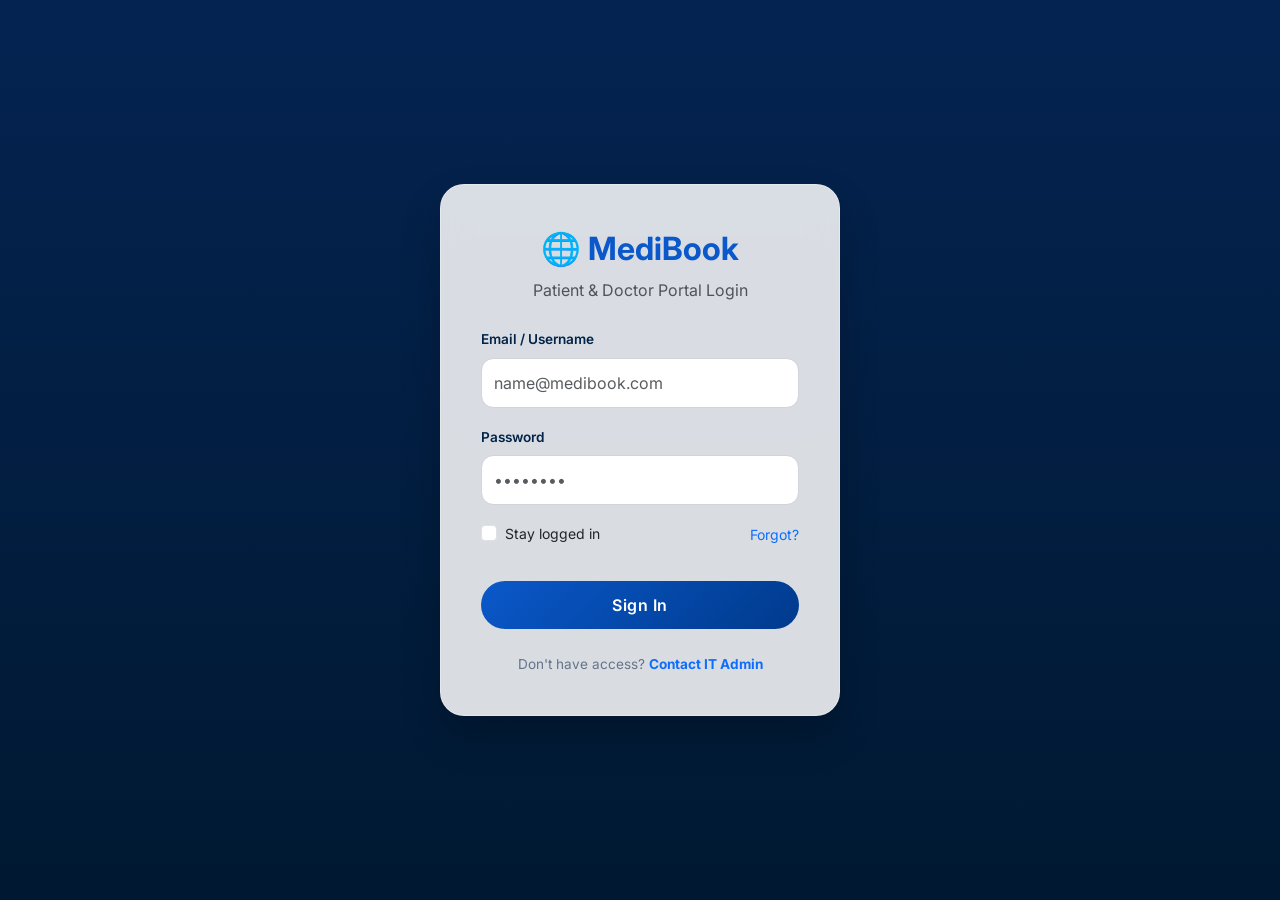
<file: login.html>
<!DOCTYPE html>
<html lang="en">
<head>
    <meta charset="UTF-8">
    <meta name="viewport" content="width=device-width, initial-scale=1.0">
    <title>Login | MediBook Hospital</title>
    <link href="https://cdn.jsdelivr.net/npm/bootstrap@5.3.0/dist/css/bootstrap.min.css" rel="stylesheet">
    <link href="https://fonts.googleapis.com/css2?family=Inter:wght@400;600;700&display=swap" rel="stylesheet">
    
    <style>
 
        :root {
            --primary-blue: #0a58ca;
            --dark-navy: #002347;
            --glass-white: rgba(255, 255, 255, 0.85);
        }

        body, html {
            height: 100%;
            margin: 0;
            font-family: 'Inter', sans-serif;
            overflow: hidden;
        }

     
        @keyframes kenBurns {
            0% { transform: scale(1); }
            50% { transform: scale(1.15); }
            100% { transform: scale(1); }
        }

        .bg-container {
            position: fixed;
            top: 0;
            left: 0;
            width: 100%;
            height: 100%;
            z-index: -1;
            background: #000;
        }

        .moving-bg {
            width: 100%;
            height: 100%;
          
            background-image: linear-gradient(rgba(10, 88, 202, 0.4), rgba(0, 35, 71, 0.7)), 
                              url('https://images.unsplash.com/photo-1519494026892-80bbd2d6fd0d?auto=format&fit=crop&w=1500&q=80');
            background-size: cover;
            background-position: center;
            animation: kenBurns 30s ease-in-out infinite;
        }

    
        .login-wrapper {
            height: 100vh;
            display: flex;
            align-items: center;
            justify-content: center;
        }


        .login-card {
            background: var(--glass-white);
            backdrop-filter: blur(15px);
            -webkit-backdrop-filter: blur(15px);
            border-radius: 24px;
            border: 1px solid rgba(255, 255, 255, 0.3);
            box-shadow: 0 20px 40px rgba(0, 0, 0, 0.2);
            width: 100%;
            max-width: 400px;
            padding: 40px;
            animation: fadeInDown 0.8s ease-out;
        }

        @keyframes fadeInDown {
            from { opacity: 0; transform: translateY(-20px); }
            to { opacity: 1; transform: translateY(0); }
        }

        .navbar-brand-logo {
            font-size: 2rem;
            font-weight: 700;
            color: var(--primary-blue);
            text-decoration: none;
            display: block;
            margin-bottom: 5px;
        }

        .form-label {
            font-weight: 600;
            font-size: 0.85rem;
            color: var(--dark-navy);
        }

        .form-control {
            border-radius: 12px;
            padding: 12px;
            border: 1px solid #d1d5db;
            transition: all 0.3s ease;
        }

        .form-control:focus {
            box-shadow: 0 0 0 4px rgba(10, 88, 202, 0.15);
            border-color: var(--primary-blue);
        }

      
        .btn-login {
            background: linear-gradient(135deg, var(--primary-blue), #003a8c);
            color: white;
            border: none;
            padding: 12px;
            border-radius: 50px;
            font-weight: 600;
            letter-spacing: 0.5px;
            transition: all 0.3s ease;
            margin-top: 10px;
        }

        .btn-login:hover {
            transform: translateY(-2px);
            box-shadow: 0 8px 20px rgba(10, 88, 202, 0.4);
            color: white;
        }

        .footer-text {
            font-size: 0.85rem;
            color: #64748b;
            margin-top: 25px;
        }
    </style>
</head>
<body>

    <div class="bg-container">
        <div class="moving-bg"></div>
    </div>

    <div class="login-wrapper">
        <div class="login-card text-center">
            <a href="#" class="navbar-brand-logo">🌐 MediBook</a>
            <p class="text-muted mb-4">Patient & Doctor Portal Login</p>
            
            <form action="index.html">
                <div class="text-start mb-3">
                    <label class="form-label">Email / Username</label>
                    <input type="email" class="form-control" placeholder="name@medibook.com" required>
                </div>
                
                <div class="text-start mb-3">
                    <label class="form-label">Password</label>
                    <input type="password" class="form-control" placeholder="••••••••" required>
                </div>

                <div class="d-flex justify-content-between align-items-center mb-4">
                    <div class="form-check">
                        <input type="checkbox" class="form-check-input" id="rem">
                        <label class="form-check-label small" for="rem">Stay logged in</label>
                    </div>
                    <a href="#" class="small text-primary text-decoration-none">Forgot?</a>
                </div>

                <button type="submit" class="btn btn-login w-100">Sign In</button>
            </form>

            <div class="footer-text">
                Don't have access? <a href="#" class="text-primary fw-bold text-decoration-none">Contact IT Admin</a>
            </div>
        </div>
    </div>

</body>
</html>
</file>
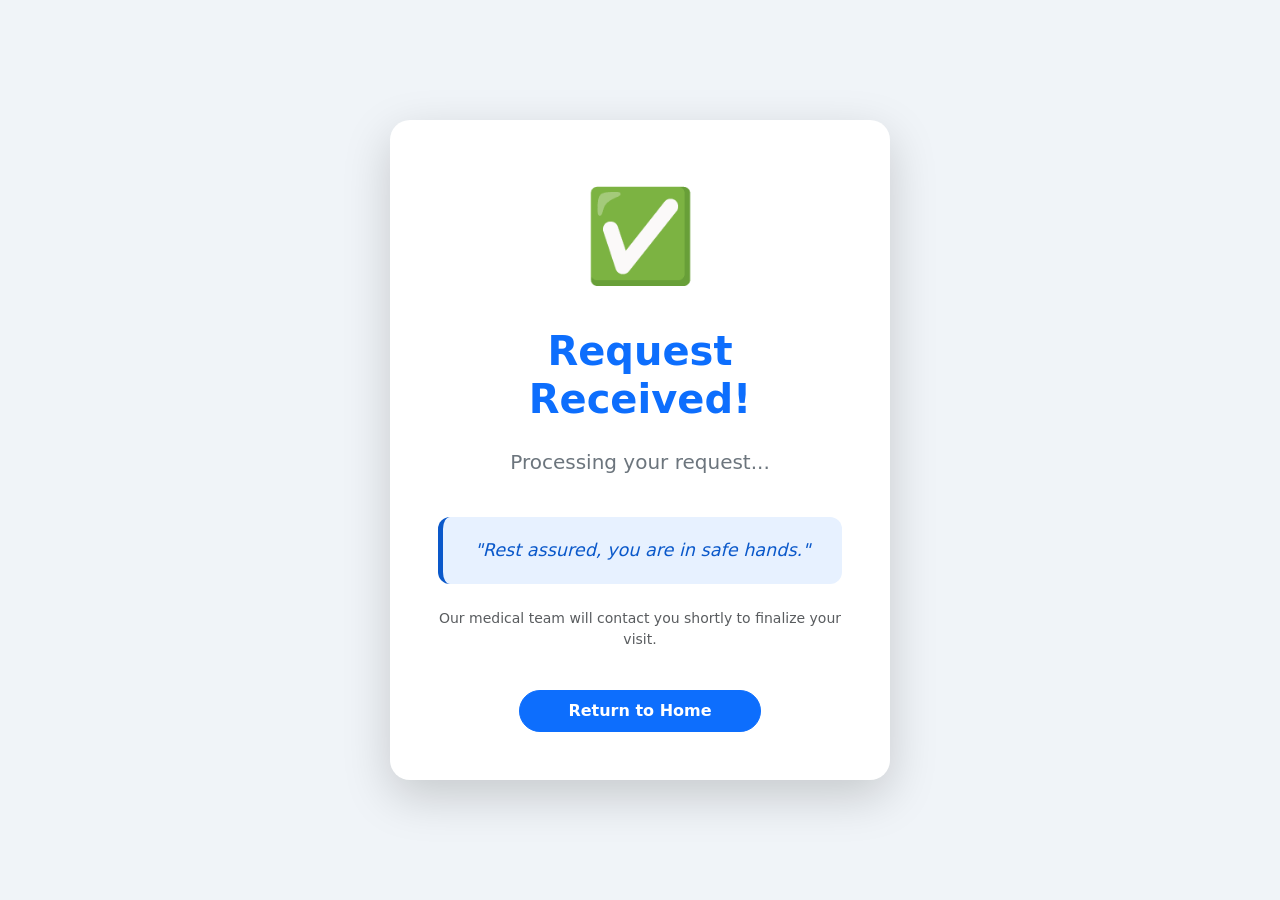
<file: success.html>
<!DOCTYPE html>
<html lang="en">
<head>
    <meta charset="UTF-8">
    <title>Appointment Confirmed | MediBook</title>
    <meta name="viewport" content="width=device-width, initial-scale=1.0">
    <link href="https://cdn.jsdelivr.net/npm/bootstrap@5.3.0/dist/css/bootstrap.min.css" rel="stylesheet">
    <style>
        .success-container {
            height: 100vh;
            display: flex;
            align-items: center;
            justify-content: center;
            background-color: #f0f4f8;
        }
        .success-card {
            border-radius: 20px !important;
            animation: slideUp 0.7s ease-out;
            max-width: 500px;
        }
        @keyframes slideUp {
            from { opacity: 0; transform: translateY(40px); }
            to { opacity: 1; transform: translateY(0); }
        }
        .check-icon { font-size: 90px; color: #28a745; }
        .safe-hands-badge {
            background-color: #e7f1ff;
            color: #0a58ca;
            padding: 20px;
            border-radius: 12px;
            border-left: 5px solid #0a58ca;
            font-style: italic;
            font-size: 1.1rem;
        }
    </style>
</head>
<body>

<div class="success-container">
    <div class="text-center p-3">
        <div class="card shadow-lg border-0 p-5 success-card">
            <div class="check-icon mb-4">✅</div>
            <h1 class="display-6 fw-bold text-primary" id="titleMessage">Request Received!</h1>
            <p class="lead mt-3 text-secondary" id="successMessage">Processing your request...</p>
            
            <div class="safe-hands-badge my-4">
                <p class="mb-0" id="personalNote">
                    "Rest assured, you are in safe hands."
                </p>
            </div>

            <p class="text-muted small">Our medical team will contact you shortly to finalize your visit.</p>
            
            <div class="mt-4">
                <a href="index.html" class="btn btn-primary px-5 py-2 rounded-pill fw-bold">Return to Home</a>
            </div>
        </div>
    </div>
</div>

<script>
 
    const params = new URLSearchParams(window.location.search);
    const userName = params.get('name');
    
    if (userName) {
        const cleanName = decodeURIComponent(userName);
        document.getElementById('titleMessage').innerText = `Thank You, ${cleanName}!`;
        document.getElementById('successMessage').innerText = `Your appointment has been successfully requested.`;
        document.getElementById('personalNote').innerText = 
            `"Rest assured ${cleanName}, you are in safe hands. We are looking forward to seeing you."`;
    }
</script>
</body>
</html>
</file>
